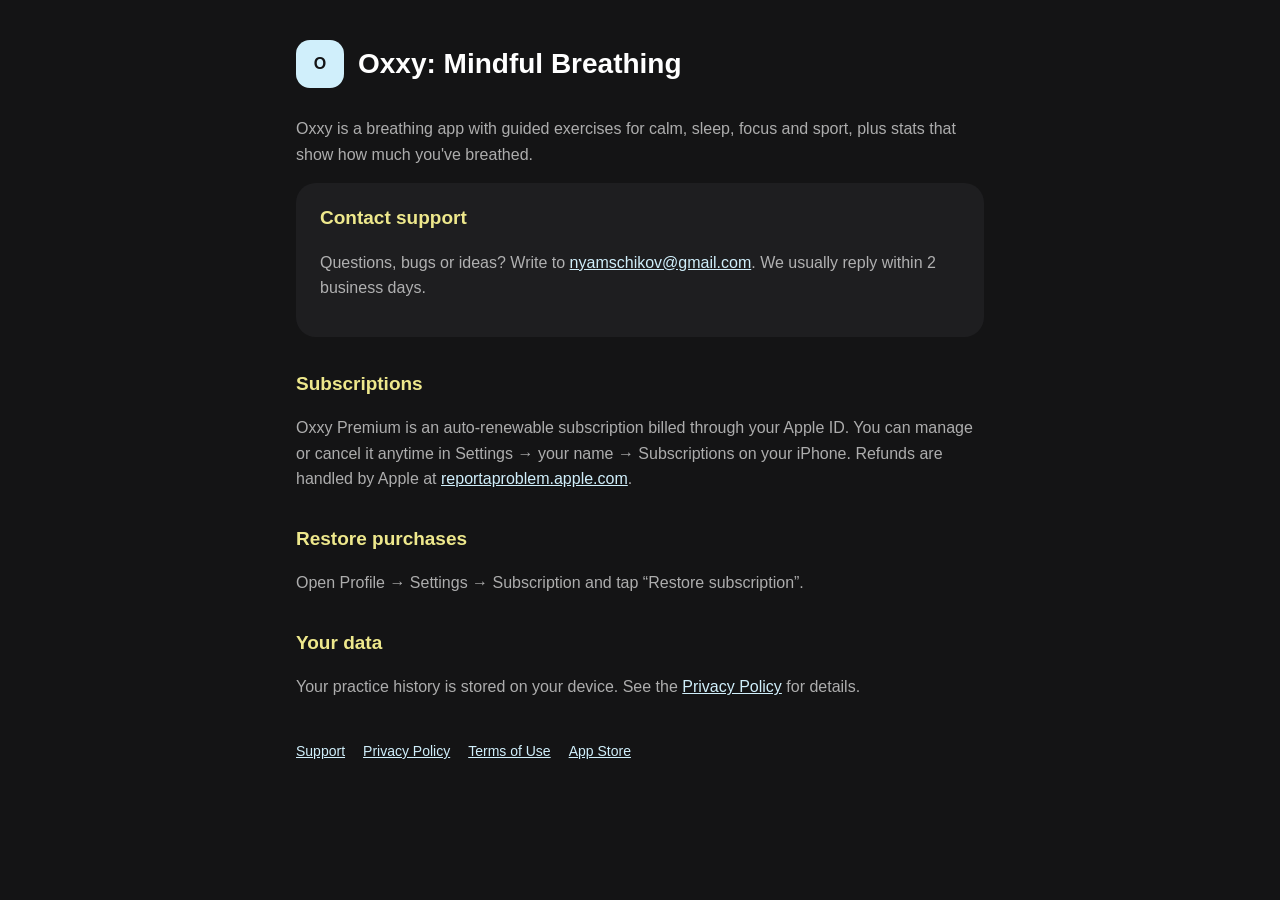
<file: index.html>
<!doctype html><html lang="en"><head><meta charset="utf-8"><meta name="viewport" content="width=device-width, initial-scale=1"><title>Oxxy Support</title><link rel="stylesheet" href="style.css"></head><body><main>
<header><div class="logo">O</div><h1>Oxxy: Mindful Breathing</h1></header>
<p>Oxxy is a breathing app with guided exercises for calm, sleep, focus and sport, plus stats that show how much you've breathed.</p>
<div class="card"><h2 style="margin-top:0">Contact support</h2>
<p>Questions, bugs or ideas? Write to <a href="mailto:nyamschikov@gmail.com?subject=Oxxy%20support">nyamschikov@gmail.com</a>. We usually reply within 2 business days.</p></div>
<h2>Subscriptions</h2>
<p>Oxxy Premium is an auto-renewable subscription billed through your Apple ID. You can manage or cancel it anytime in Settings → your name → Subscriptions on your iPhone. Refunds are handled by Apple at <a href="https://reportaproblem.apple.com">reportaproblem.apple.com</a>.</p>
<h2>Restore purchases</h2>
<p>Open Profile → Settings → Subscription and tap “Restore subscription”.</p>
<h2>Your data</h2>
<p>Your practice history is stored on your device. See the <a href="privacy.html">Privacy Policy</a> for details.</p>
<nav><a href="index.html">Support</a><a href="privacy.html">Privacy Policy</a><a href="terms.html">Terms of Use</a><a href="https://apps.apple.com/app/id1589652547">App Store</a></nav></main></body></html>
</file>
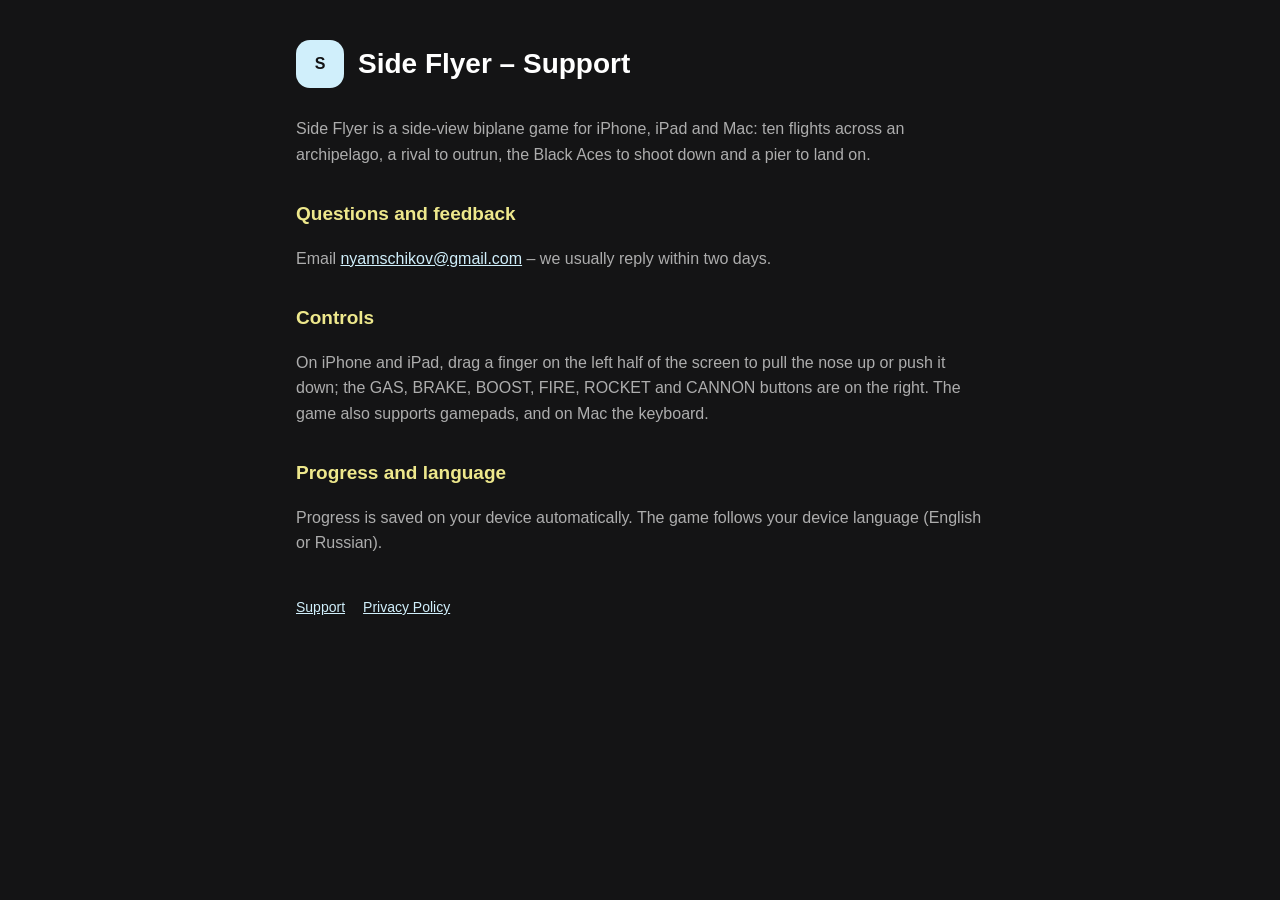
<file: sideflyer/index.html>
<!doctype html><html lang="en"><head><meta charset="utf-8"><meta name="viewport" content="width=device-width, initial-scale=1"><title>Side Flyer Support</title><link rel="stylesheet" href="style.css"></head><body><main>
<header><div class="logo">S</div><h1>Side Flyer – Support</h1></header>
<p>Side Flyer is a side-view biplane game for iPhone, iPad and Mac: ten flights across an archipelago, a rival to outrun, the Black Aces to shoot down and a pier to land on.</p>
<h2>Questions and feedback</h2>
<p>Email <a href="mailto:nyamschikov@gmail.com">nyamschikov@gmail.com</a> – we usually reply within two days.</p>
<h2>Controls</h2>
<p>On iPhone and iPad, drag a finger on the left half of the screen to pull the nose up or push it down; the GAS, BRAKE, BOOST, FIRE, ROCKET and CANNON buttons are on the right. The game also supports gamepads, and on Mac the keyboard.</p>
<h2>Progress and language</h2>
<p>Progress is saved on your device automatically. The game follows your device language (English or Russian).</p>
<nav><a href="index.html">Support</a><a href="privacy.html">Privacy Policy</a></nav></main></body></html>
</file>
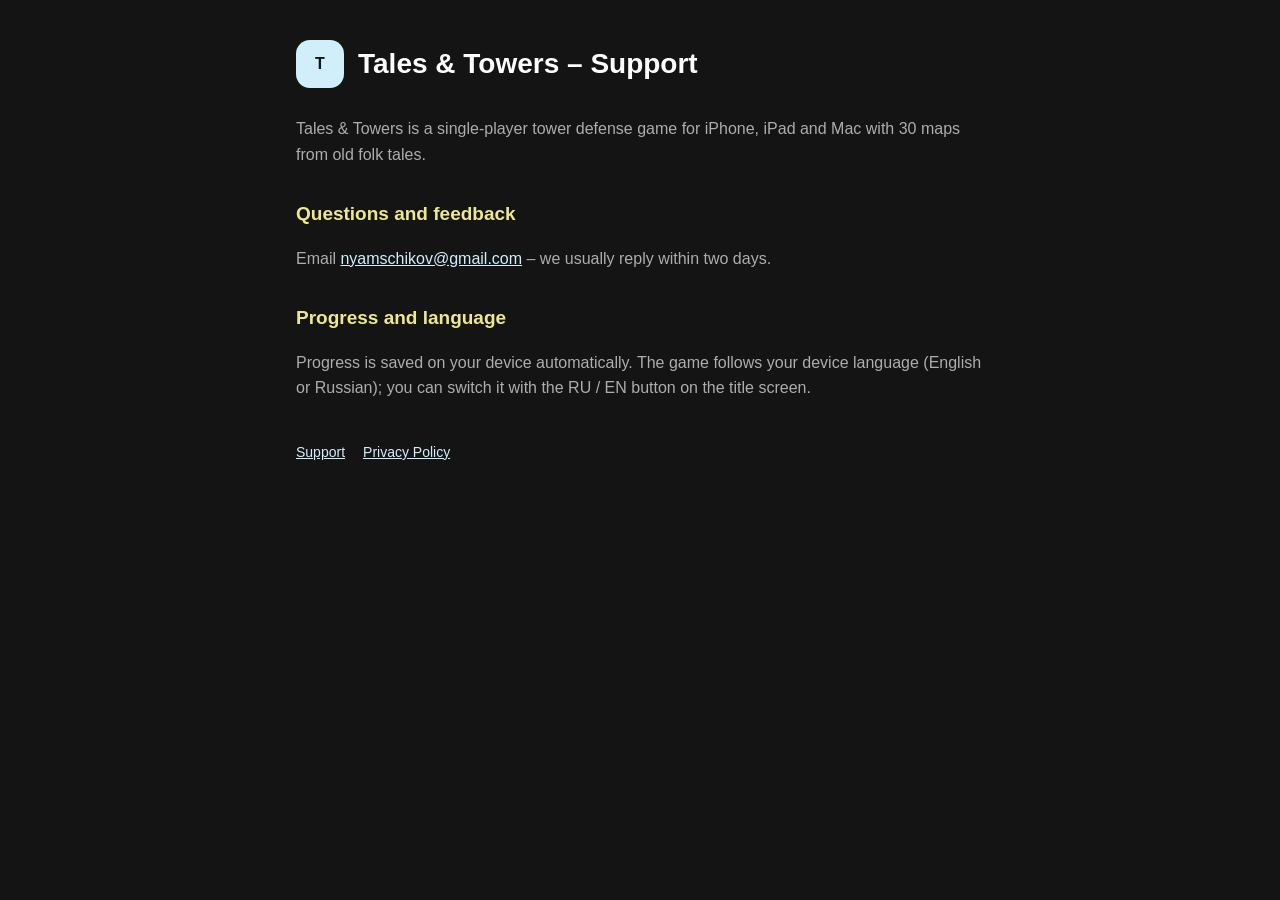
<file: tales/index.html>
<!doctype html><html lang="en"><head><meta charset="utf-8"><meta name="viewport" content="width=device-width, initial-scale=1"><title>Tales &amp; Towers Support</title><link rel="stylesheet" href="style.css"></head><body><main>
<header><div class="logo">T</div><h1>Tales &amp; Towers – Support</h1></header>
<p>Tales &amp; Towers is a single-player tower defense game for iPhone, iPad and Mac with 30 maps from old folk tales.</p>
<h2>Questions and feedback</h2>
<p>Email <a href="mailto:nyamschikov@gmail.com">nyamschikov@gmail.com</a> – we usually reply within two days.</p>
<h2>Progress and language</h2>
<p>Progress is saved on your device automatically. The game follows your device language (English or Russian); you can switch it with the RU / EN button on the title screen.</p>
<nav><a href="index.html">Support</a><a href="privacy.html">Privacy Policy</a></nav></main></body></html>
</file>
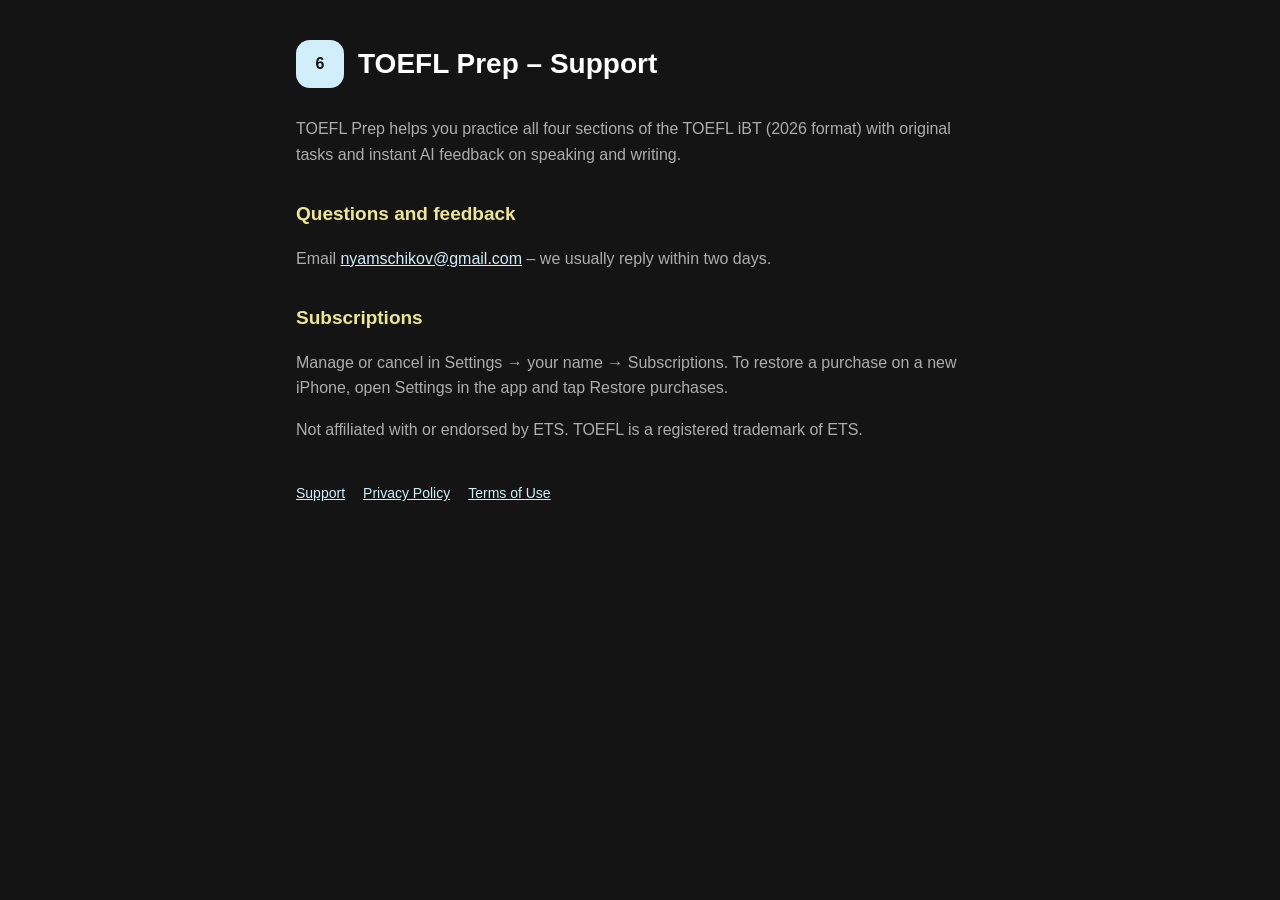
<file: toefl/index.html>
<!doctype html><html lang="en"><head><meta charset="utf-8"><meta name="viewport" content="width=device-width, initial-scale=1"><title>TOEFL Prep Support</title><link rel="stylesheet" href="style.css"></head><body><main>
<header><div class="logo">6</div><h1>TOEFL Prep – Support</h1></header>
<p>TOEFL Prep helps you practice all four sections of the TOEFL iBT (2026 format) with original tasks and instant AI feedback on speaking and writing.</p>
<h2>Questions and feedback</h2>
<p>Email <a href="mailto:nyamschikov@gmail.com">nyamschikov@gmail.com</a> – we usually reply within two days.</p>
<h2>Subscriptions</h2>
<p>Manage or cancel in Settings → your name → Subscriptions. To restore a purchase on a new iPhone, open Settings in the app and tap Restore purchases.</p>
<p>Not affiliated with or endorsed by ETS. TOEFL is a registered trademark of ETS.</p>
<nav><a href="index.html">Support</a><a href="privacy.html">Privacy Policy</a><a href="terms.html">Terms of Use</a></nav></main></body></html>
</file>
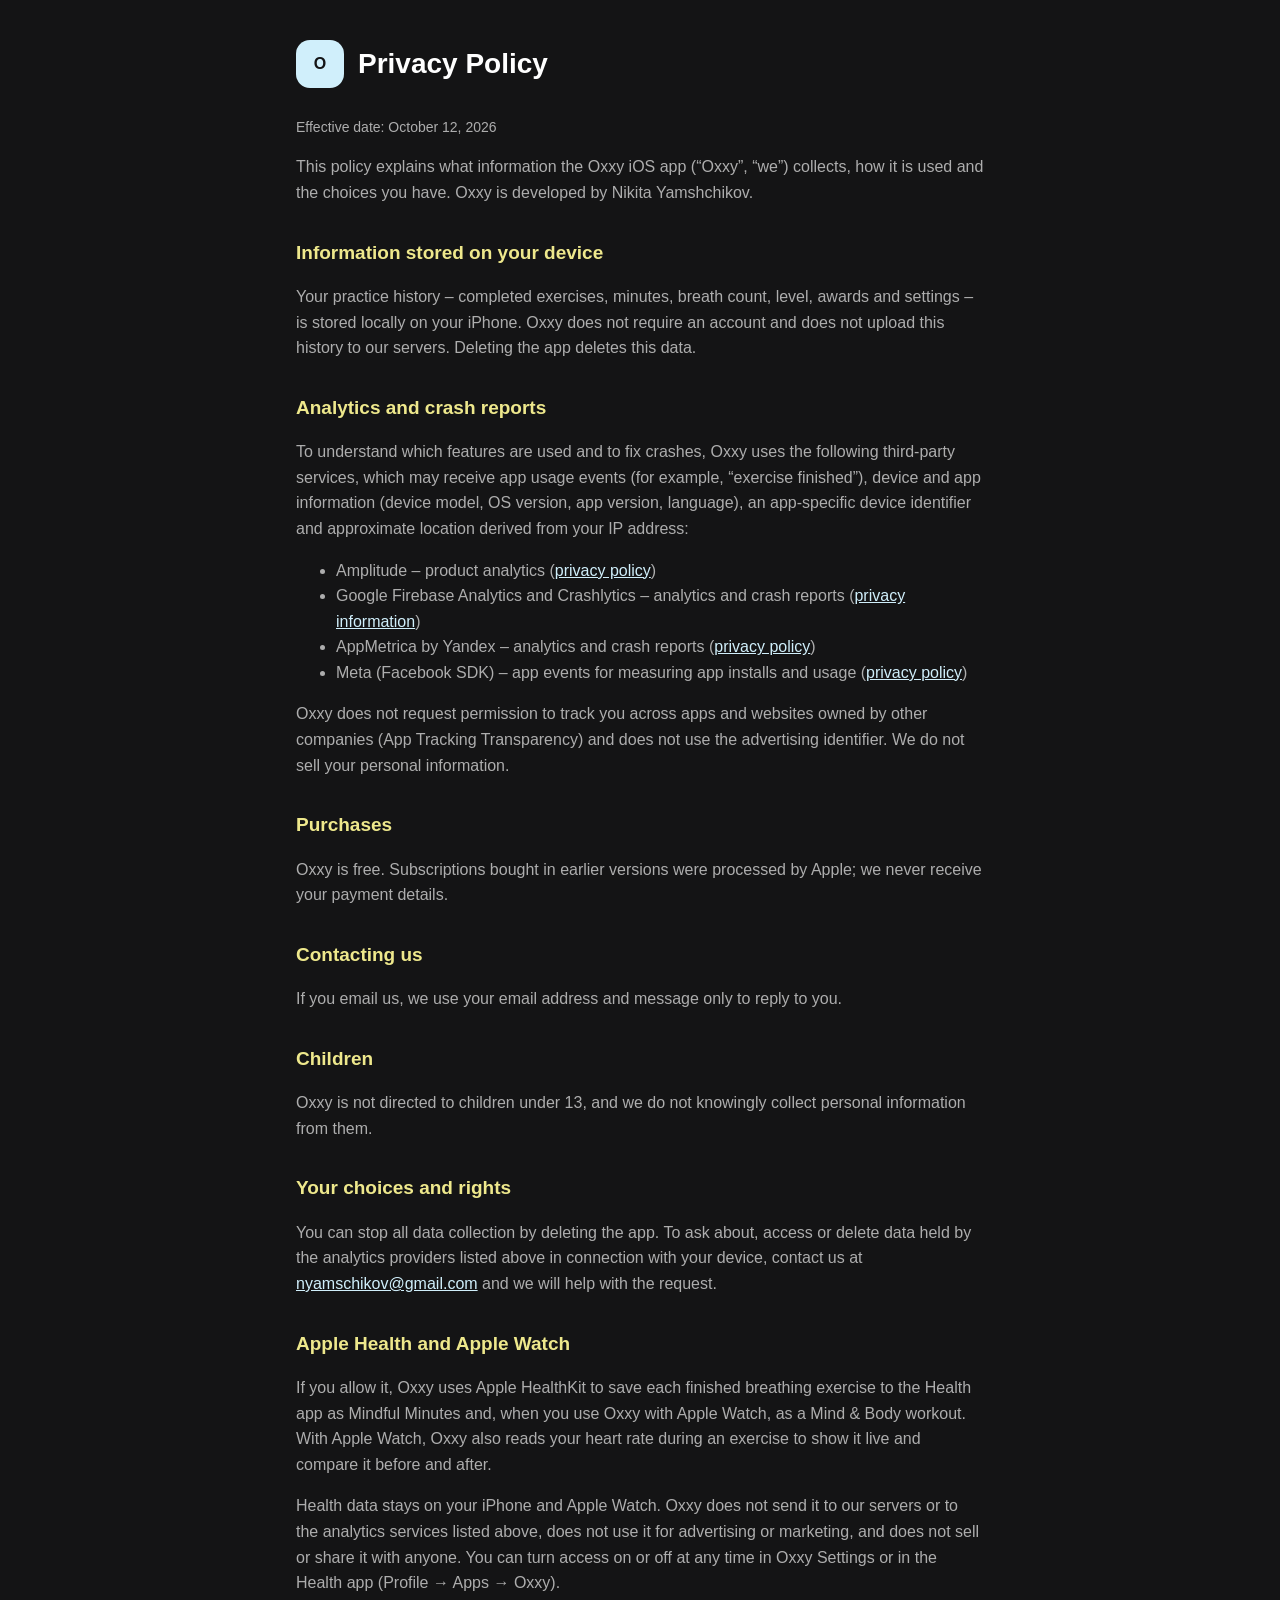
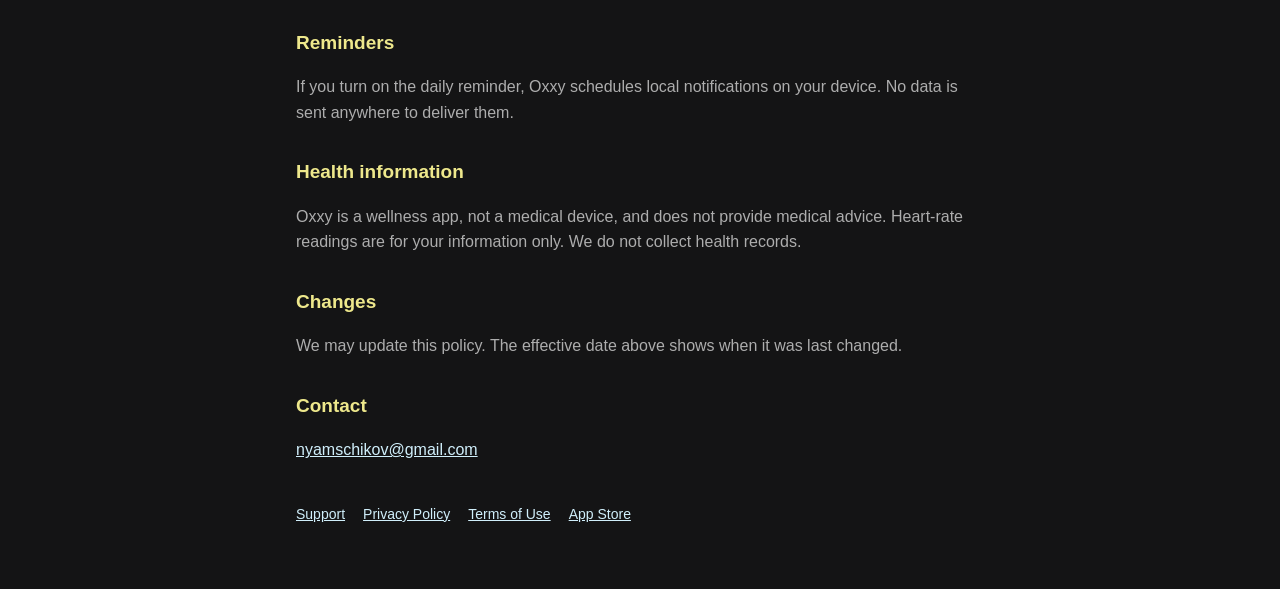
<file: privacy.html>
<!doctype html><html lang="en"><head><meta charset="utf-8"><meta name="viewport" content="width=device-width, initial-scale=1"><title>Oxxy Privacy Policy</title><link rel="stylesheet" href="style.css"></head><body><main>
<header><div class="logo">O</div><h1>Privacy Policy</h1></header>
<p class="updated">Effective date: October 12, 2026</p>
<p>This policy explains what information the Oxxy iOS app (“Oxxy”, “we”) collects, how it is used and the choices you have. Oxxy is developed by Nikita Yamshchikov.</p>
<h2>Information stored on your device</h2>
<p>Your practice history – completed exercises, minutes, breath count, level, awards and settings – is stored locally on your iPhone. Oxxy does not require an account and does not upload this history to our servers. Deleting the app deletes this data.</p>
<h2>Analytics and crash reports</h2>
<p>To understand which features are used and to fix crashes, Oxxy uses the following third-party services, which may receive app usage events (for example, “exercise finished”), device and app information (device model, OS version, app version, language), an app-specific device identifier and approximate location derived from your IP address:</p>
<ul>
<li>Amplitude – product analytics (<a href="https://amplitude.com/privacy">privacy policy</a>)</li>
<li>Google Firebase Analytics and Crashlytics – analytics and crash reports (<a href="https://firebase.google.com/support/privacy">privacy information</a>)</li>
<li>AppMetrica by Yandex – analytics and crash reports (<a href="https://yandex.com/legal/confidential/">privacy policy</a>)</li>
<li>Meta (Facebook SDK) – app events for measuring app installs and usage (<a href="https://www.facebook.com/privacy/policy/">privacy policy</a>)</li>
</ul>
<p>Oxxy does not request permission to track you across apps and websites owned by other companies (App Tracking Transparency) and does not use the advertising identifier. We do not sell your personal information.</p>
<h2>Purchases</h2>
<p>Oxxy is free. Subscriptions bought in earlier versions were processed by Apple; we never receive your payment details.</p>
<h2>Contacting us</h2>
<p>If you email us, we use your email address and message only to reply to you.</p>
<h2>Children</h2>
<p>Oxxy is not directed to children under 13, and we do not knowingly collect personal information from them.</p>
<h2>Your choices and rights</h2>
<p>You can stop all data collection by deleting the app. To ask about, access or delete data held by the analytics providers listed above in connection with your device, contact us at <a href="mailto:nyamschikov@gmail.com">nyamschikov@gmail.com</a> and we will help with the request.</p>
<h2>Apple Health and Apple Watch</h2>
<p>If you allow it, Oxxy uses Apple HealthKit to save each finished breathing exercise to the Health app as Mindful Minutes and, when you use Oxxy with Apple Watch, as a Mind &amp; Body workout. With Apple Watch, Oxxy also reads your heart rate during an exercise to show it live and compare it before and after.</p>
<p>Health data stays on your iPhone and Apple Watch. Oxxy does not send it to our servers or to the analytics services listed above, does not use it for advertising or marketing, and does not sell or share it with anyone. You can turn access on or off at any time in Oxxy Settings or in the Health app (Profile → Apps → Oxxy).</p>
<h2>Reminders</h2>
<p>If you turn on the daily reminder, Oxxy schedules local notifications on your device. No data is sent anywhere to deliver them.</p>
<h2>Health information</h2>
<p>Oxxy is a wellness app, not a medical device, and does not provide medical advice. Heart-rate readings are for your information only. We do not collect health records.</p>
<h2>Changes</h2>
<p>We may update this policy. The effective date above shows when it was last changed.</p>
<h2>Contact</h2>
<p><a href="mailto:nyamschikov@gmail.com">nyamschikov@gmail.com</a></p>
<nav><a href="index.html">Support</a><a href="privacy.html">Privacy Policy</a><a href="terms.html">Terms of Use</a><a href="https://apps.apple.com/app/id1589652547">App Store</a></nav></main></body></html>
</file>
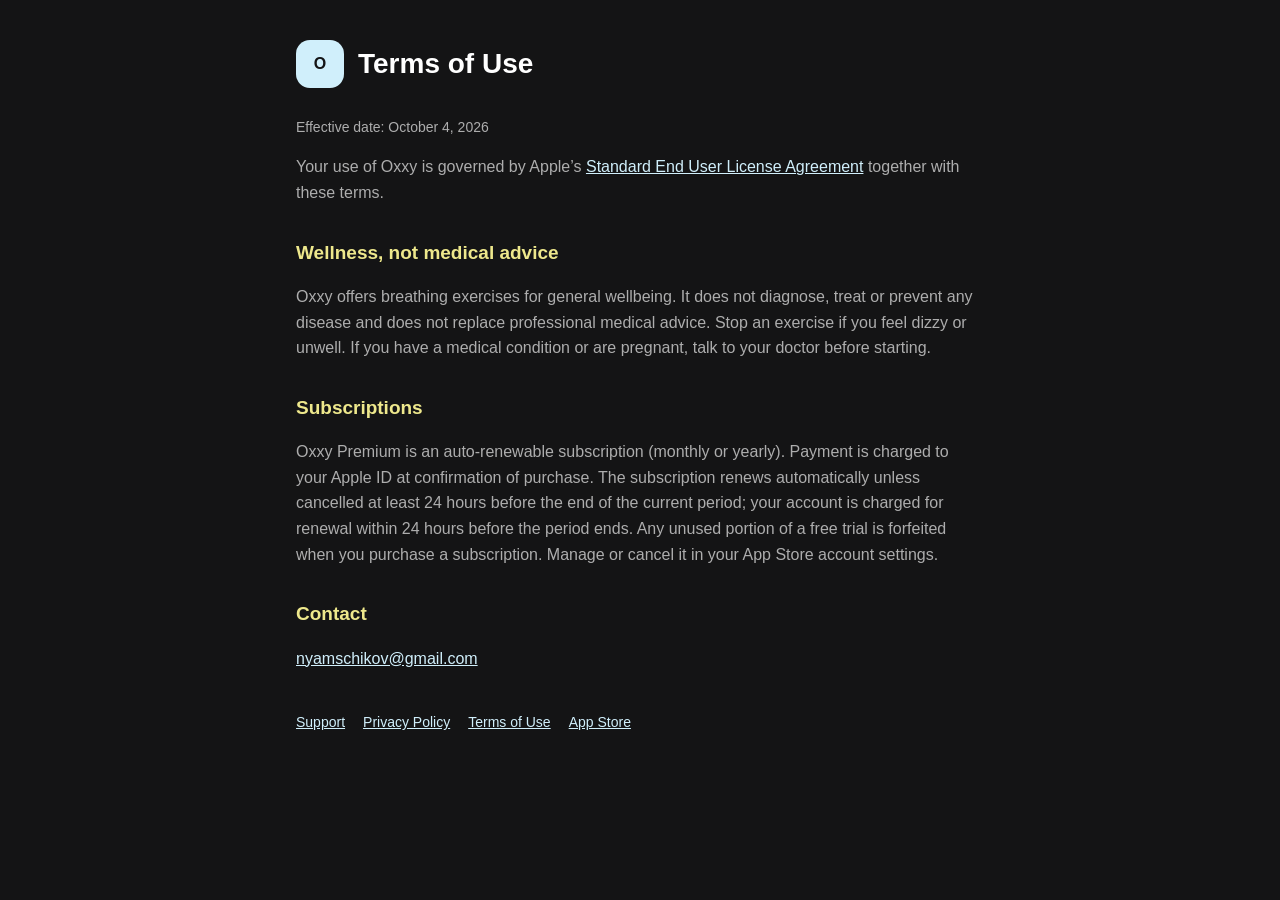
<file: terms.html>
<!doctype html><html lang="en"><head><meta charset="utf-8"><meta name="viewport" content="width=device-width, initial-scale=1"><title>Oxxy Terms of Use</title><link rel="stylesheet" href="style.css"></head><body><main>
<header><div class="logo">O</div><h1>Terms of Use</h1></header>
<p class="updated">Effective date: October 4, 2026</p>
<p>Your use of Oxxy is governed by Apple’s <a href="https://www.apple.com/legal/internet-services/itunes/dev/stdeula/">Standard End User License Agreement</a> together with these terms.</p>
<h2>Wellness, not medical advice</h2>
<p>Oxxy offers breathing exercises for general wellbeing. It does not diagnose, treat or prevent any disease and does not replace professional medical advice. Stop an exercise if you feel dizzy or unwell. If you have a medical condition or are pregnant, talk to your doctor before starting.</p>
<h2>Subscriptions</h2>
<p>Oxxy Premium is an auto-renewable subscription (monthly or yearly). Payment is charged to your Apple ID at confirmation of purchase. The subscription renews automatically unless cancelled at least 24 hours before the end of the current period; your account is charged for renewal within 24 hours before the period ends. Any unused portion of a free trial is forfeited when you purchase a subscription. Manage or cancel it in your App Store account settings.</p>
<h2>Contact</h2>
<p><a href="mailto:nyamschikov@gmail.com">nyamschikov@gmail.com</a></p>
<nav><a href="index.html">Support</a><a href="privacy.html">Privacy Policy</a><a href="terms.html">Terms of Use</a><a href="https://apps.apple.com/app/id1589652547">App Store</a></nav></main></body></html>
</file>
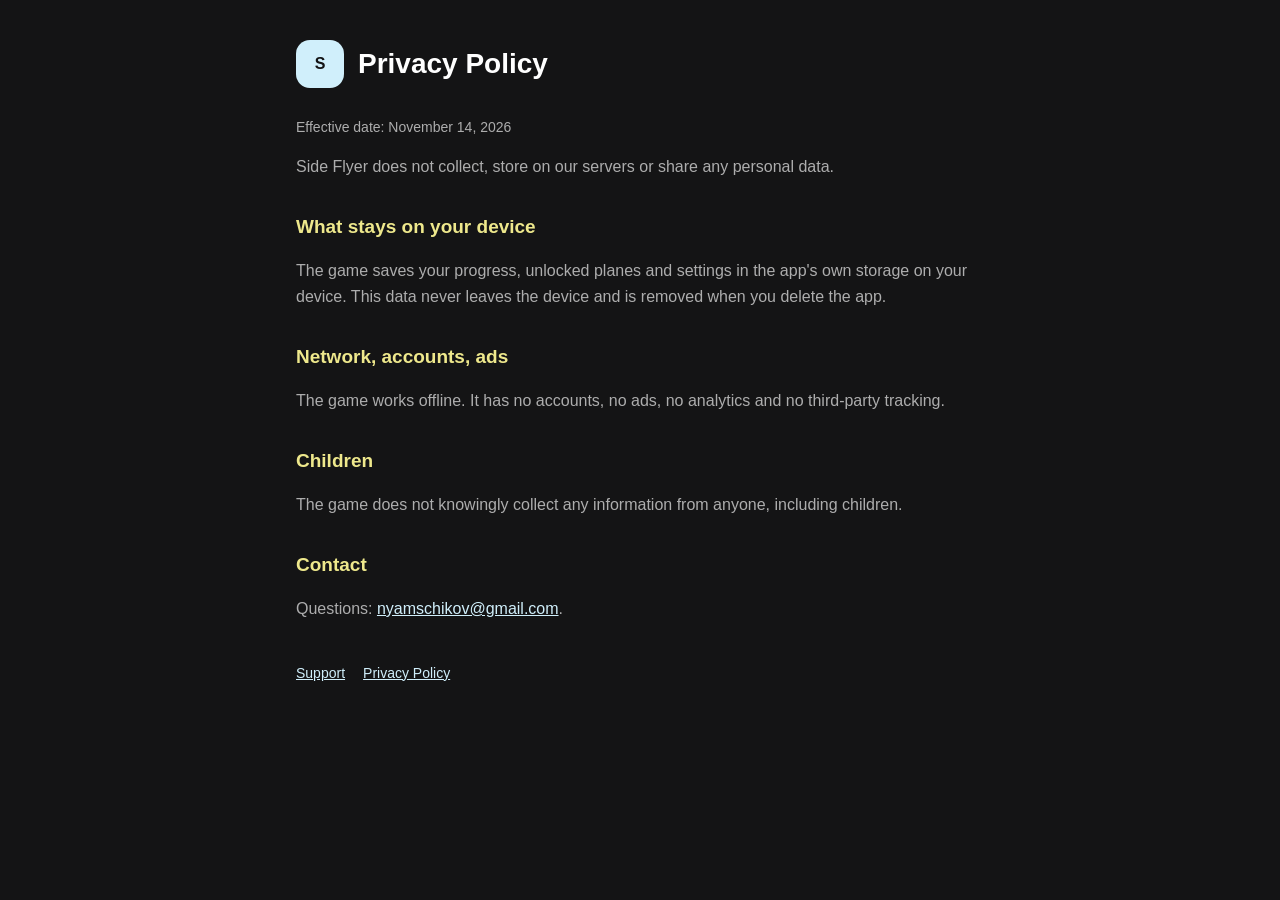
<file: sideflyer/privacy.html>
<!doctype html><html lang="en"><head><meta charset="utf-8"><meta name="viewport" content="width=device-width, initial-scale=1"><title>Side Flyer Privacy Policy</title><link rel="stylesheet" href="style.css"></head><body><main>
<header><div class="logo">S</div><h1>Privacy Policy</h1></header>
<p class="updated">Effective date: November 14, 2026</p>
<p>Side Flyer does not collect, store on our servers or share any personal data.</p>
<h2>What stays on your device</h2>
<p>The game saves your progress, unlocked planes and settings in the app's own storage on your device. This data never leaves the device and is removed when you delete the app.</p>
<h2>Network, accounts, ads</h2>
<p>The game works offline. It has no accounts, no ads, no analytics and no third-party tracking.</p>
<h2>Children</h2>
<p>The game does not knowingly collect any information from anyone, including children.</p>
<h2>Contact</h2>
<p>Questions: <a href="mailto:nyamschikov@gmail.com">nyamschikov@gmail.com</a>.</p>
<nav><a href="index.html">Support</a><a href="privacy.html">Privacy Policy</a></nav></main></body></html>
</file>
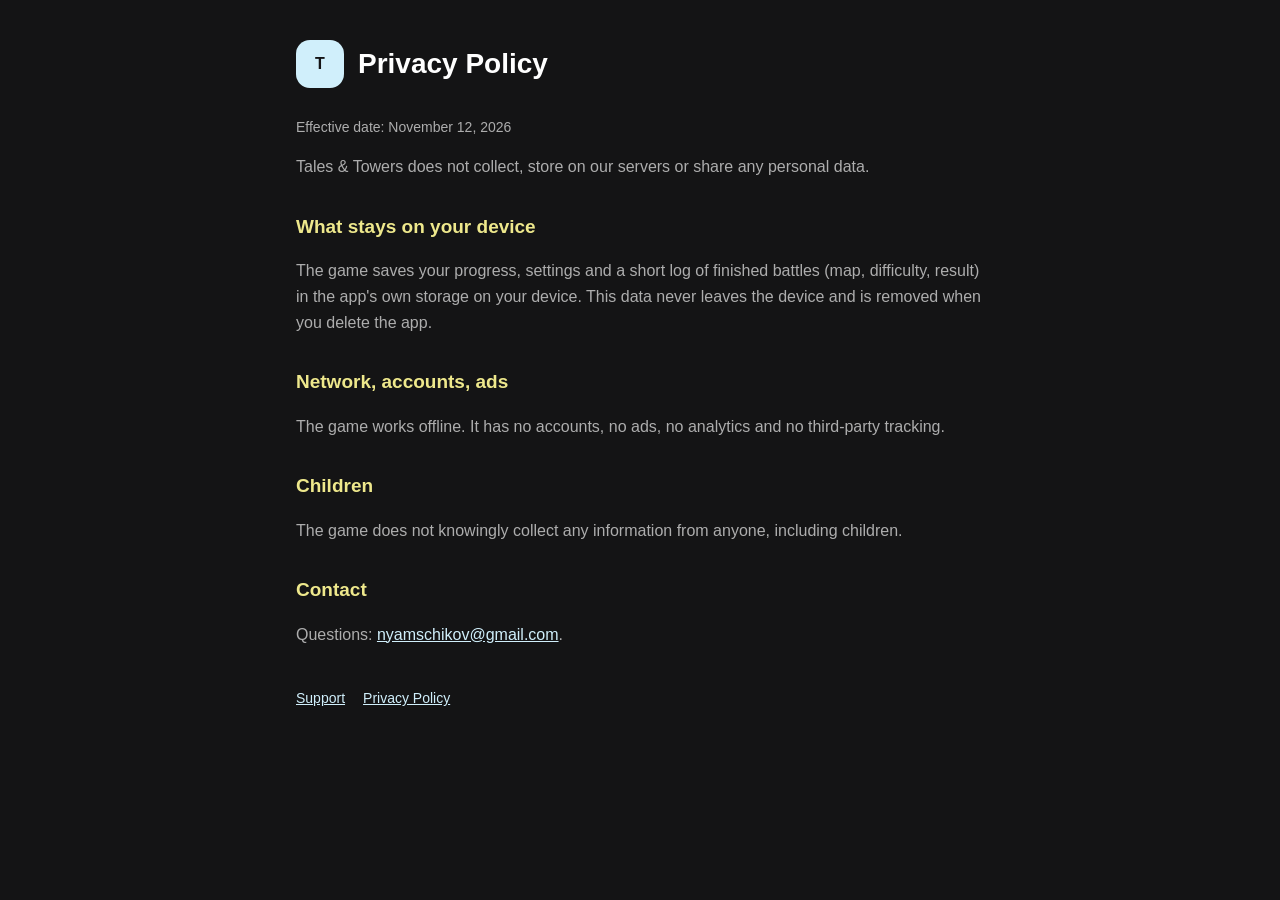
<file: tales/privacy.html>
<!doctype html><html lang="en"><head><meta charset="utf-8"><meta name="viewport" content="width=device-width, initial-scale=1"><title>Tales &amp; Towers Privacy Policy</title><link rel="stylesheet" href="style.css"></head><body><main>
<header><div class="logo">T</div><h1>Privacy Policy</h1></header>
<p class="updated">Effective date: November 12, 2026</p>
<p>Tales &amp; Towers does not collect, store on our servers or share any personal data.</p>
<h2>What stays on your device</h2>
<p>The game saves your progress, settings and a short log of finished battles (map, difficulty, result) in the app's own storage on your device. This data never leaves the device and is removed when you delete the app.</p>
<h2>Network, accounts, ads</h2>
<p>The game works offline. It has no accounts, no ads, no analytics and no third-party tracking.</p>
<h2>Children</h2>
<p>The game does not knowingly collect any information from anyone, including children.</p>
<h2>Contact</h2>
<p>Questions: <a href="mailto:nyamschikov@gmail.com">nyamschikov@gmail.com</a>.</p>
<nav><a href="index.html">Support</a><a href="privacy.html">Privacy Policy</a></nav></main></body></html>
</file>
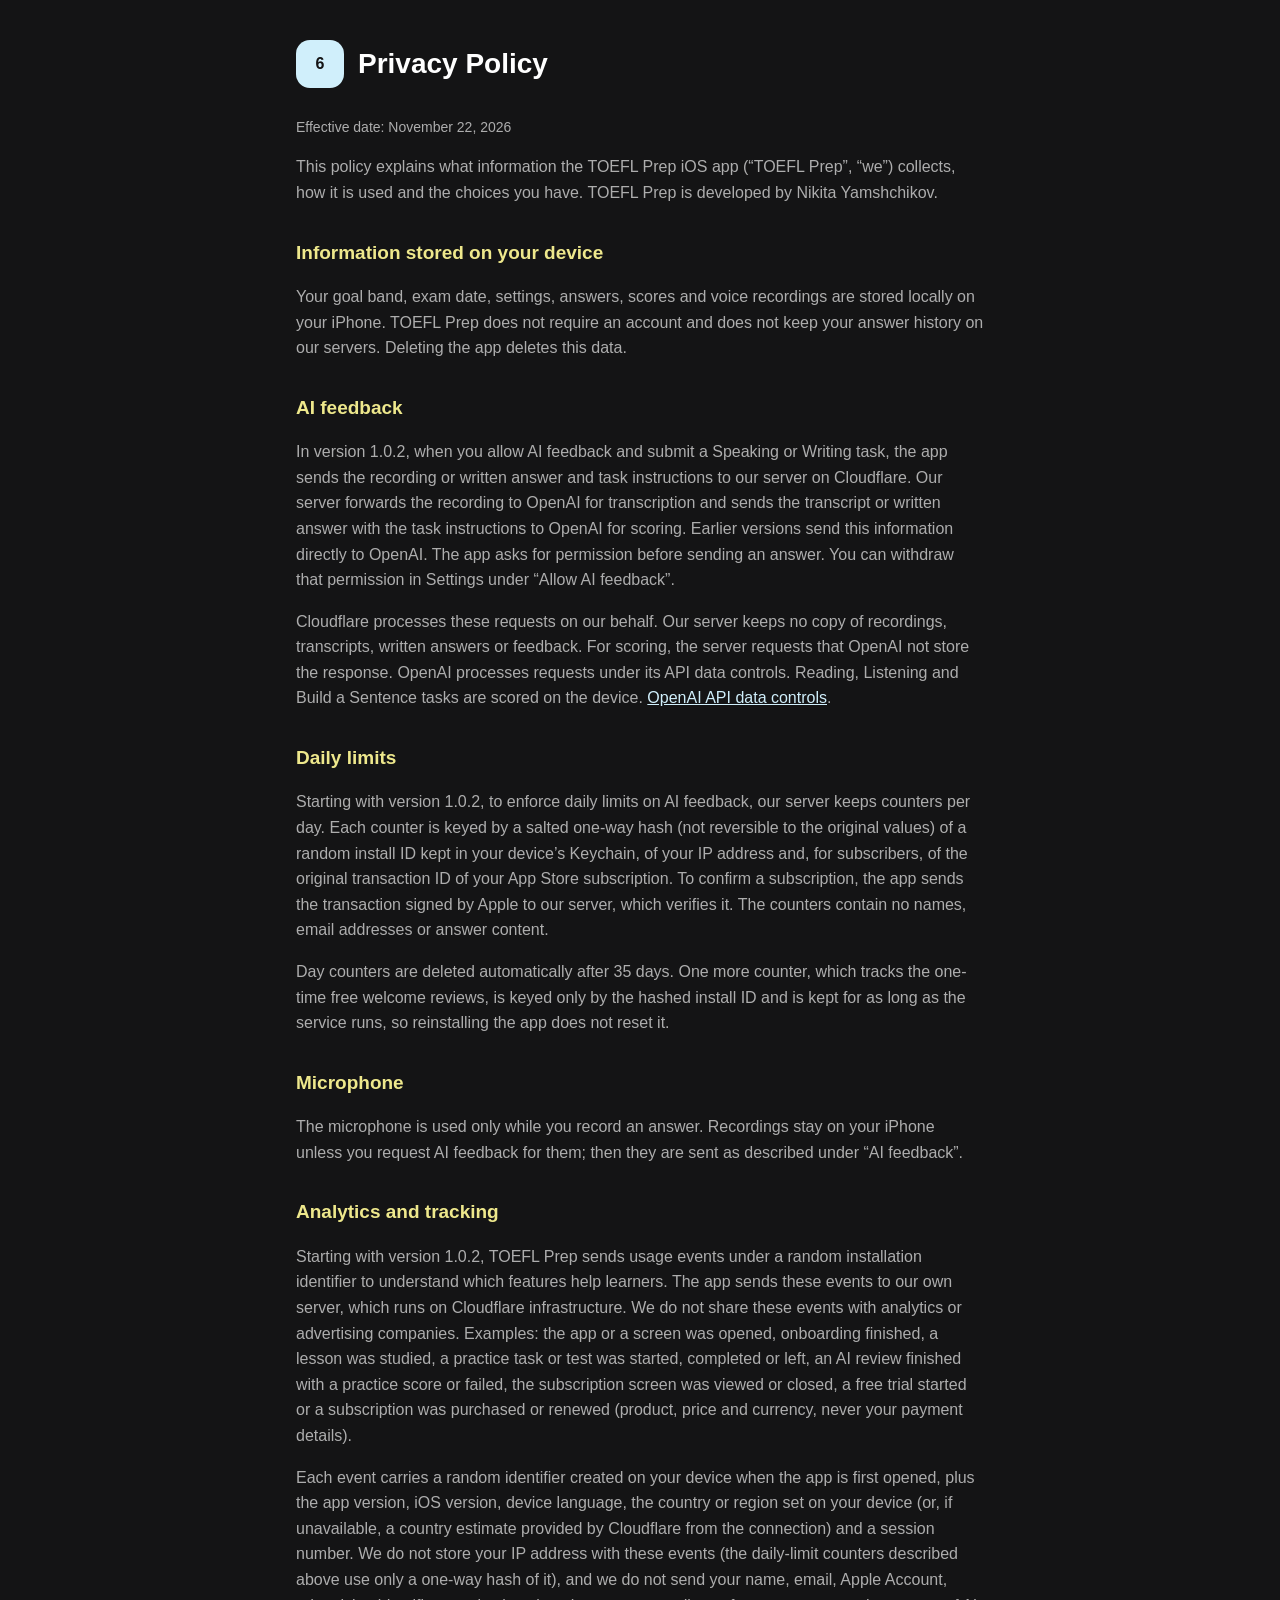
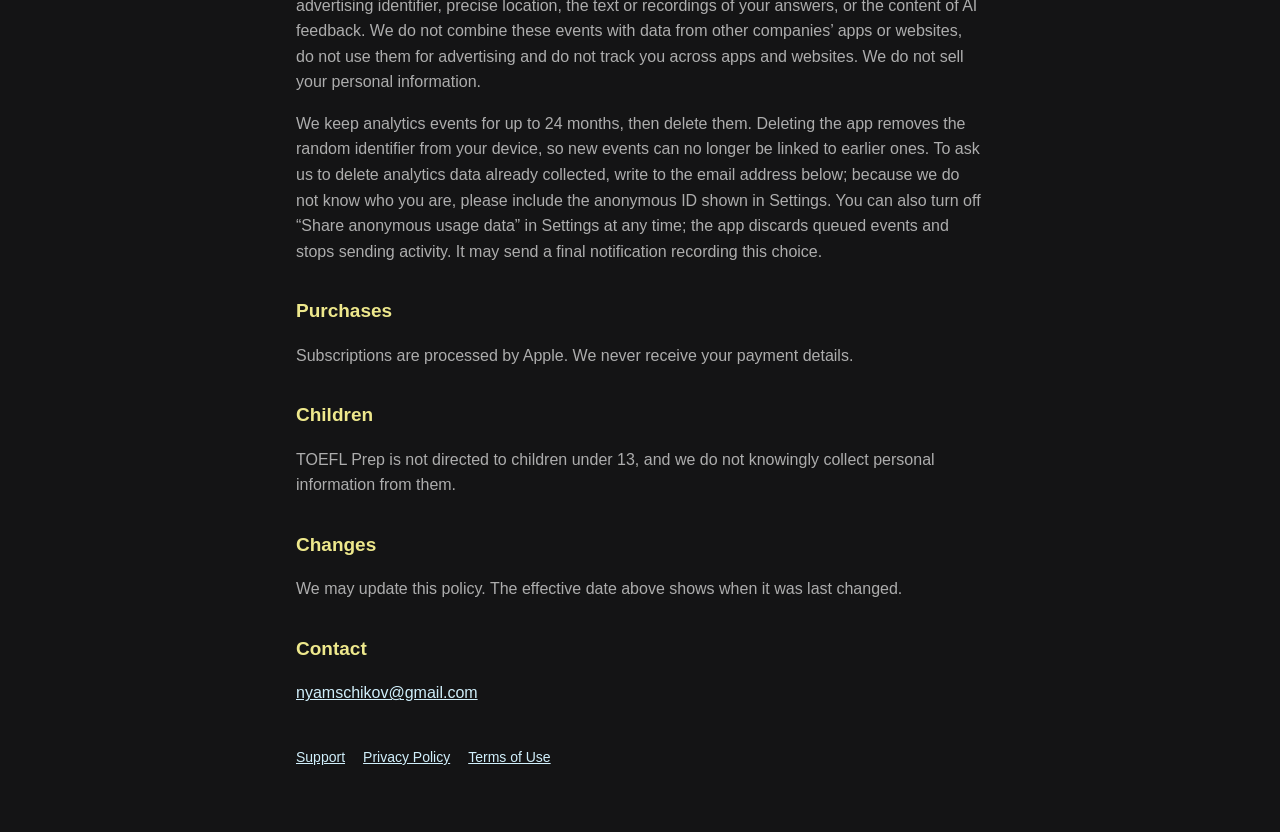
<file: toefl/privacy.html>
<!doctype html><html lang="en"><head><meta charset="utf-8"><meta name="viewport" content="width=device-width, initial-scale=1"><title>TOEFL Prep Privacy Policy</title><link rel="stylesheet" href="style.css"></head><body><main>
<header><div class="logo">6</div><h1>Privacy Policy</h1></header>
<p class="updated">Effective date: November 22, 2026</p>
<p>This policy explains what information the TOEFL Prep iOS app (“TOEFL Prep”, “we”) collects, how it is used and the choices you have. TOEFL Prep is developed by Nikita Yamshchikov.</p>
<h2>Information stored on your device</h2>
<p>Your goal band, exam date, settings, answers, scores and voice recordings are stored locally on your iPhone. TOEFL Prep does not require an account and does not keep your answer history on our servers. Deleting the app deletes this data.</p>
<h2>AI feedback</h2>
<p>In version 1.0.2, when you allow AI feedback and submit a Speaking or Writing task, the app sends the recording or written answer and task instructions to our server on Cloudflare. Our server forwards the recording to OpenAI for transcription and sends the transcript or written answer with the task instructions to OpenAI for scoring. Earlier versions send this information directly to OpenAI. The app asks for permission before sending an answer. You can withdraw that permission in Settings under “Allow AI feedback”.</p>
<p>Cloudflare processes these requests on our behalf. Our server keeps no copy of recordings, transcripts, written answers or feedback. For scoring, the server requests that OpenAI not store the response. OpenAI processes requests under its API data controls. Reading, Listening and Build a Sentence tasks are scored on the device. <a href="https://platform.openai.com/docs/guides/your-data">OpenAI API data controls</a>.</p>
<h2>Daily limits</h2>
<p>Starting with version 1.0.2, to enforce daily limits on AI feedback, our server keeps counters per day. Each counter is keyed by a salted one-way hash (not reversible to the original values) of a random install ID kept in your device’s Keychain, of your IP address and, for subscribers, of the original transaction ID of your App Store subscription. To confirm a subscription, the app sends the transaction signed by Apple to our server, which verifies it. The counters contain no names, email addresses or answer content.</p>
<p>Day counters are deleted automatically after 35 days. One more counter, which tracks the one-time free welcome reviews, is keyed only by the hashed install ID and is kept for as long as the service runs, so reinstalling the app does not reset it.</p>
<h2>Microphone</h2>
<p>The microphone is used only while you record an answer. Recordings stay on your iPhone unless you request AI feedback for them; then they are sent as described under “AI feedback”.</p>
<h2>Analytics and tracking</h2>
<p>Starting with version 1.0.2, TOEFL Prep sends usage events under a random installation identifier to understand which features help learners. The app sends these events to our own server, which runs on Cloudflare infrastructure. We do not share these events with analytics or advertising companies. Examples: the app or a screen was opened, onboarding finished, a lesson was studied, a practice task or test was started, completed or left, an AI review finished with a practice score or failed, the subscription screen was viewed or closed, a free trial started or a subscription was purchased or renewed (product, price and currency, never your payment details).</p>
<p>Each event carries a random identifier created on your device when the app is first opened, plus the app version, iOS version, device language, the country or region set on your device (or, if unavailable, a country estimate provided by Cloudflare from the connection) and a session number. We do not store your IP address with these events (the daily-limit counters described above use only a one-way hash of it), and we do not send your name, email, Apple Account, advertising identifier, precise location, the text or recordings of your answers, or the content of AI feedback. We do not combine these events with data from other companies’ apps or websites, do not use them for advertising and do not track you across apps and websites. We do not sell your personal information.</p>
<p>We keep analytics events for up to 24 months, then delete them. Deleting the app removes the random identifier from your device, so new events can no longer be linked to earlier ones. To ask us to delete analytics data already collected, write to the email address below; because we do not know who you are, please include the anonymous ID shown in Settings. You can also turn off “Share anonymous usage data” in Settings at any time; the app discards queued events and stops sending activity. It may send a final notification recording this choice.</p>
<h2>Purchases</h2>
<p>Subscriptions are processed by Apple. We never receive your payment details.</p>
<h2>Children</h2>
<p>TOEFL Prep is not directed to children under 13, and we do not knowingly collect personal information from them.</p>
<h2>Changes</h2>
<p>We may update this policy. The effective date above shows when it was last changed.</p>
<h2>Contact</h2>
<p><a href="mailto:nyamschikov@gmail.com">nyamschikov@gmail.com</a></p>
<nav><a href="index.html">Support</a><a href="privacy.html">Privacy Policy</a><a href="terms.html">Terms of Use</a></nav></main></body></html>
</file>
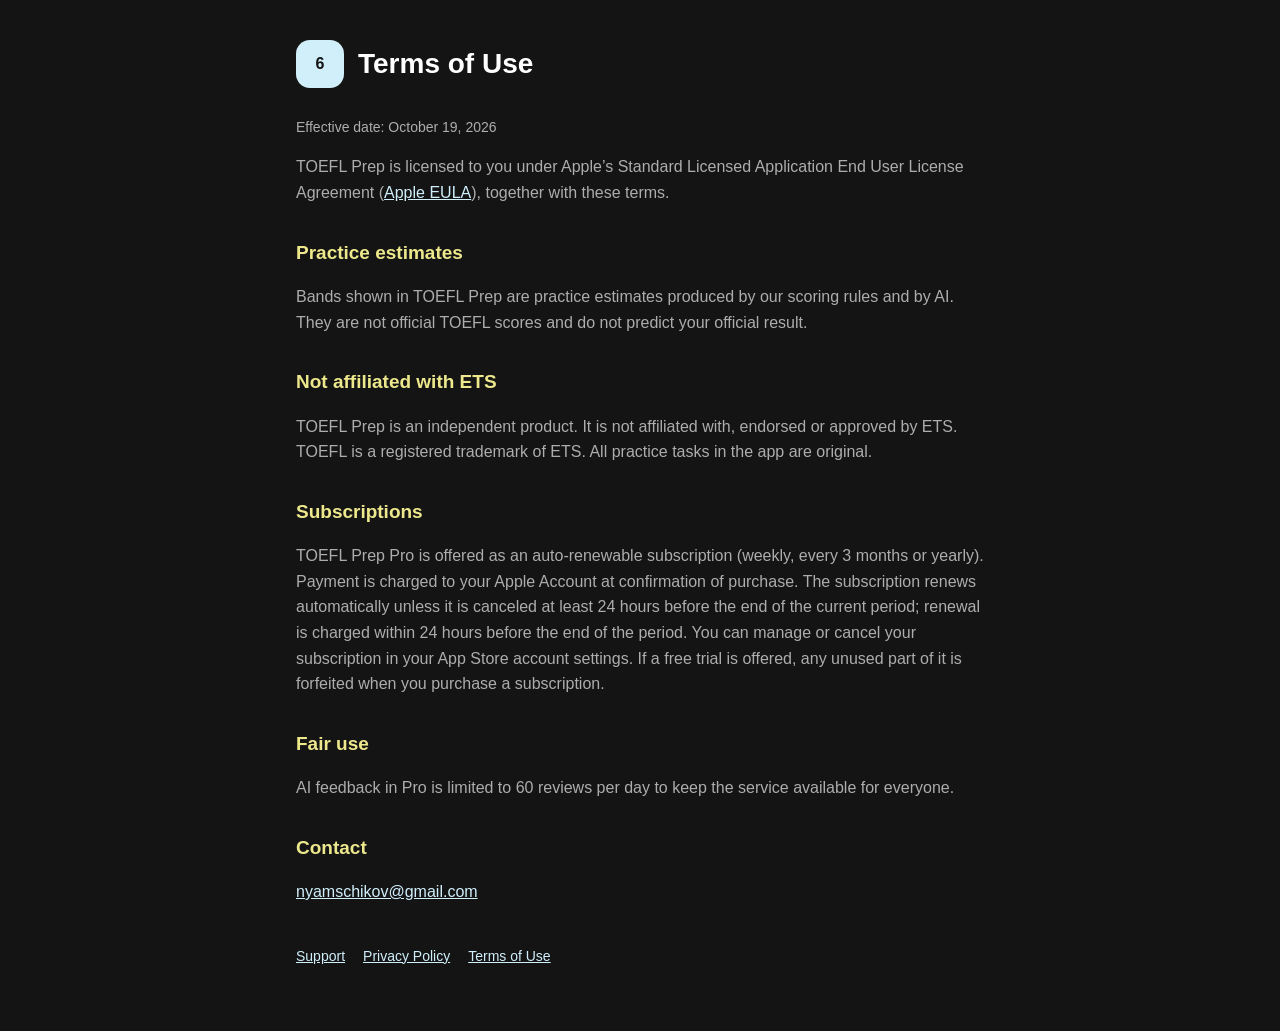
<file: toefl/terms.html>
<!doctype html><html lang="en"><head><meta charset="utf-8"><meta name="viewport" content="width=device-width, initial-scale=1"><title>TOEFL Prep Terms of Use</title><link rel="stylesheet" href="style.css"></head><body><main>
<header><div class="logo">6</div><h1>Terms of Use</h1></header>
<p class="updated">Effective date: October 19, 2026</p>
<p>TOEFL Prep is licensed to you under Apple’s Standard Licensed Application End User License Agreement (<a href="https://www.apple.com/legal/internet-services/itunes/dev/stdeula/">Apple EULA</a>), together with these terms.</p>
<h2>Practice estimates</h2>
<p>Bands shown in TOEFL Prep are practice estimates produced by our scoring rules and by AI. They are not official TOEFL scores and do not predict your official result.</p>
<h2>Not affiliated with ETS</h2>
<p>TOEFL Prep is an independent product. It is not affiliated with, endorsed or approved by ETS. TOEFL is a registered trademark of ETS. All practice tasks in the app are original.</p>
<h2>Subscriptions</h2>
<p>TOEFL Prep Pro is offered as an auto-renewable subscription (weekly, every 3 months or yearly). Payment is charged to your Apple Account at confirmation of purchase. The subscription renews automatically unless it is canceled at least 24 hours before the end of the current period; renewal is charged within 24 hours before the end of the period. You can manage or cancel your subscription in your App Store account settings. If a free trial is offered, any unused part of it is forfeited when you purchase a subscription.</p>
<h2>Fair use</h2>
<p>AI feedback in Pro is limited to 60 reviews per day to keep the service available for everyone.</p>
<h2>Contact</h2>
<p><a href="mailto:nyamschikov@gmail.com">nyamschikov@gmail.com</a></p>
<nav><a href="index.html">Support</a><a href="privacy.html">Privacy Policy</a><a href="terms.html">Terms of Use</a></nav></main></body></html>
</file>
<file: style.css>
:root { --bg: #141415; --card: #1e1e20; --text: #ffffff; --muted: rgba(255,255,255,.65); --accent: #eee88c; --blue: #d0effb; }
* { box-sizing: border-box; }
body { margin: 0; background: var(--bg); color: var(--text); font: 16px/1.6 -apple-system, BlinkMacSystemFont, "Poppins", "Segoe UI", sans-serif; }
main { max-width: 720px; margin: 0 auto; padding: 40px 16px 64px; }
header { display: flex; align-items: center; gap: 14px; margin-bottom: 28px; }
header .logo { width: 48px; height: 48px; border-radius: 14px; background: var(--blue); display: grid; place-items: center; color: #141415; font-weight: 700; }
h1 { font-size: 28px; margin: 0; } h2 { font-size: 19px; margin: 32px 0 8px; color: var(--accent); }
p, li { color: var(--muted); } a { color: var(--blue); }
.card { background: var(--card); border-radius: 20px; padding: 20px 24px; margin: 16px 0; }
nav { margin-top: 40px; display: flex; gap: 18px; flex-wrap: wrap; font-size: 14px; }
.updated { font-size: 14px; color: var(--muted); }
</file>
<file: sideflyer/style.css>
:root { --bg: #141415; --card: #1e1e20; --text: #ffffff; --muted: rgba(255,255,255,.65); --accent: #eee88c; --blue: #d0effb; }
* { box-sizing: border-box; }
body { margin: 0; background: var(--bg); color: var(--text); font: 16px/1.6 -apple-system, BlinkMacSystemFont, "Poppins", "Segoe UI", sans-serif; }
main { max-width: 720px; margin: 0 auto; padding: 40px 16px 64px; }
header { display: flex; align-items: center; gap: 14px; margin-bottom: 28px; }
header .logo { width: 48px; height: 48px; border-radius: 14px; background: var(--blue); display: grid; place-items: center; color: #141415; font-weight: 700; }
h1 { font-size: 28px; margin: 0; } h2 { font-size: 19px; margin: 32px 0 8px; color: var(--accent); }
p, li { color: var(--muted); } a { color: var(--blue); }
.card { background: var(--card); border-radius: 20px; padding: 20px 24px; margin: 16px 0; }
nav { margin-top: 40px; display: flex; gap: 18px; flex-wrap: wrap; font-size: 14px; }
.updated { font-size: 14px; color: var(--muted); }
</file>
<file: tales/style.css>
:root { --bg: #141415; --card: #1e1e20; --text: #ffffff; --muted: rgba(255,255,255,.65); --accent: #eee88c; --blue: #d0effb; }
* { box-sizing: border-box; }
body { margin: 0; background: var(--bg); color: var(--text); font: 16px/1.6 -apple-system, BlinkMacSystemFont, "Poppins", "Segoe UI", sans-serif; }
main { max-width: 720px; margin: 0 auto; padding: 40px 16px 64px; }
header { display: flex; align-items: center; gap: 14px; margin-bottom: 28px; }
header .logo { width: 48px; height: 48px; border-radius: 14px; background: var(--blue); display: grid; place-items: center; color: #141415; font-weight: 700; }
h1 { font-size: 28px; margin: 0; } h2 { font-size: 19px; margin: 32px 0 8px; color: var(--accent); }
p, li { color: var(--muted); } a { color: var(--blue); }
.card { background: var(--card); border-radius: 20px; padding: 20px 24px; margin: 16px 0; }
nav { margin-top: 40px; display: flex; gap: 18px; flex-wrap: wrap; font-size: 14px; }
.updated { font-size: 14px; color: var(--muted); }
</file>
<file: toefl/style.css>
:root { --bg: #141415; --card: #1e1e20; --text: #ffffff; --muted: rgba(255,255,255,.65); --accent: #eee88c; --blue: #d0effb; }
* { box-sizing: border-box; }
body { margin: 0; background: var(--bg); color: var(--text); font: 16px/1.6 -apple-system, BlinkMacSystemFont, "Poppins", "Segoe UI", sans-serif; }
main { max-width: 720px; margin: 0 auto; padding: 40px 16px 64px; }
header { display: flex; align-items: center; gap: 14px; margin-bottom: 28px; }
header .logo { width: 48px; height: 48px; border-radius: 14px; background: var(--blue); display: grid; place-items: center; color: #141415; font-weight: 700; }
h1 { font-size: 28px; margin: 0; } h2 { font-size: 19px; margin: 32px 0 8px; color: var(--accent); }
p, li { color: var(--muted); } a { color: var(--blue); }
.card { background: var(--card); border-radius: 20px; padding: 20px 24px; margin: 16px 0; }
nav { margin-top: 40px; display: flex; gap: 18px; flex-wrap: wrap; font-size: 14px; }
.updated { font-size: 14px; color: var(--muted); }
</file>
